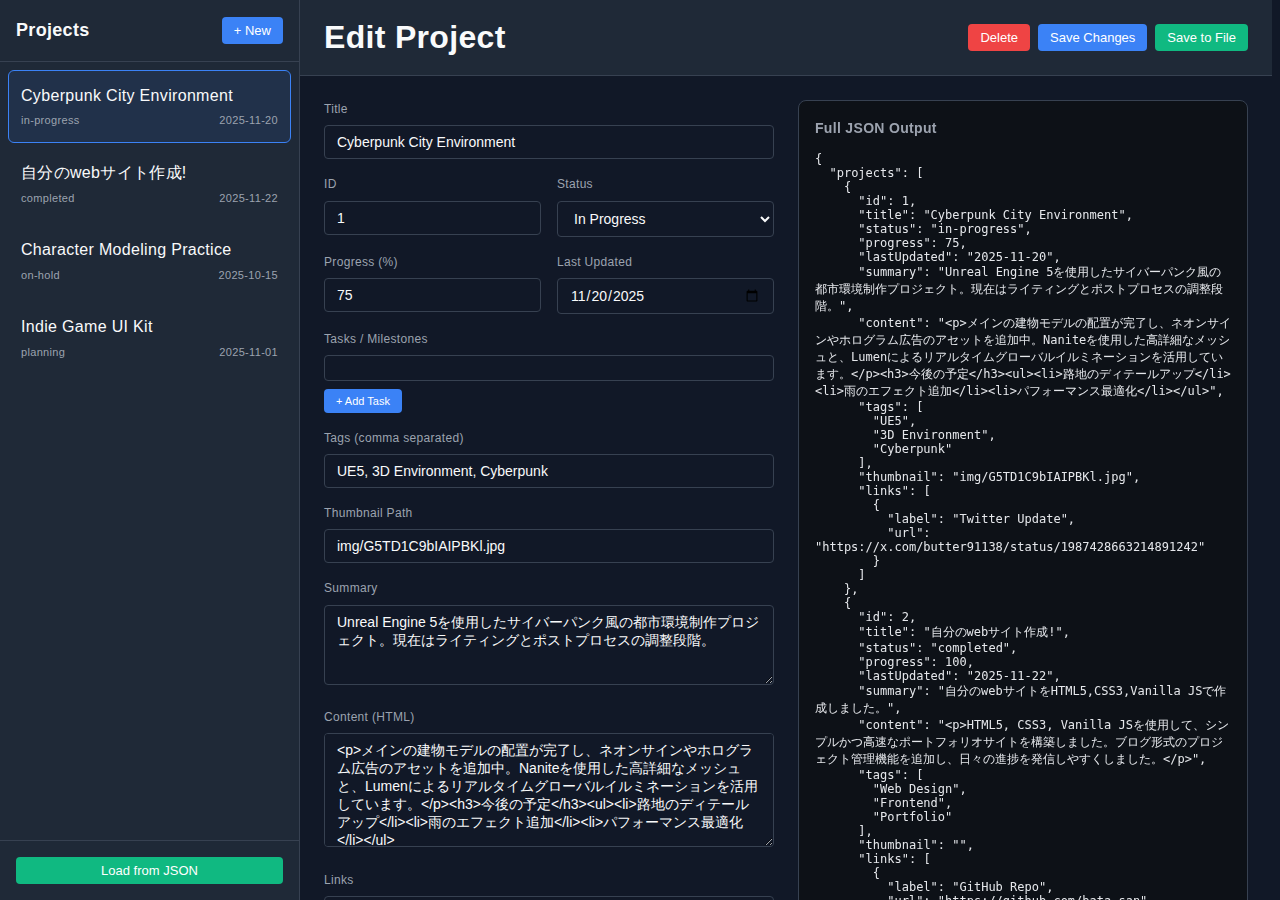
<file: editor.html>
<!DOCTYPE html>
<html lang="ja">
<head>
    <meta charset="UTF-8">
    <meta name="viewport" content="width=device-width, initial-scale=1.0">
    <title>Works Data Editor</title>
    <link rel="stylesheet" href="css/style.css">
</head>
<body class="editor-page">
    <!-- Sidebar -->
    <aside class="sidebar">
        <div class="sidebar-header">
            <h2>Projects</h2>
            <button class="btn btn-primary" id="add-btn">+ New</button>
        </div>
        <div class="project-list" id="project-list">
            <!-- List items will be injected here -->
        </div>
        <div style="padding: 16px; border-top: 1px solid var(--border-color);">
            <button class="btn btn-success" style="width: 100%" id="load-btn">Load from JSON</button>
        </div>
    </aside>

    <!-- Main Editor -->
    <main class="main-editor">
        <div class="editor-toolbar">
            <h1 id="editor-title">Edit Project</h1>
            <div class="actions">
                <button class="btn btn-danger" id="delete-btn">Delete</button>
                <button class="btn btn-primary" id="save-btn">Save Changes</button>
                <button class="btn btn-success" id="save-file-btn" title="Save directly to file (Chrome/Edge only)">Save to File</button>
            </div>
        </div>

        <div class="editor-content">
            <!-- Form Column -->
            <div class="form-column">
                <form id="project-form">
                    <div class="form-group">
                        <label>Title</label>
                        <input type="text" class="form-control" name="title" required>
                    </div>

                    <div class="row">
                        <div class="col form-group">
                            <label>ID</label>
                            <input type="number" class="form-control" name="id" readonly>
                        </div>
                        <div class="col form-group">
                            <label>Status</label>
                            <select class="form-control" name="status">
                                <option value="planning">Planning</option>
                                <option value="in-progress">In Progress</option>
                                <option value="on-hold">On Hold</option>
                                <option value="completed">Completed</option>
                            </select>
                        </div>
                    </div>

                    <div class="row">
                        <div class="col form-group">
                            <label>Progress (%)</label>
                            <input type="number" class="form-control" name="progress" min="0" max="100">
                        </div>
                        <div class="col form-group">
                            <label>Last Updated</label>
                            <input type="date" class="form-control" name="lastUpdated">
                        </div>
                    </div>

                    <div class="form-group">
                        <label>Tasks / Milestones</label>
                        <div class="links-container" id="tasks-container">
                            <!-- Dynamic tasks -->
                        </div>
                        <button type="button" class="btn btn-primary" style="margin-top: 8px; font-size: 11px;" id="add-task-btn">+ Add Task</button>
                    </div>

                    <div class="form-group">
                        <label>Tags (comma separated)</label>
                        <input type="text" class="form-control" name="tags" placeholder="UE5, Design, Web...">
                    </div>

                    <div class="form-group">
                        <label>Thumbnail Path</label>
                        <input type="text" class="form-control" name="thumbnail" placeholder="img/example.jpg">
                    </div>

                    <div class="form-group">
                        <label>Summary</label>
                        <textarea class="form-control" name="summary" rows="3"></textarea>
                    </div>

                    <div class="form-group">
                        <label>Content (HTML)</label>
                        <textarea class="form-control" name="content" rows="6"></textarea>
                    </div>

                    <div class="form-group">
                        <label>Links</label>
                        <div class="links-container" id="links-container">
                            <!-- Dynamic links -->
                        </div>
                        <button type="button" class="btn btn-primary" style="margin-top: 8px; font-size: 11px;" id="add-link-btn">+ Add Link</button>
                    </div>
                </form>
            </div>

            <!-- Preview/JSON Column -->
            <div class="json-preview-panel">
                <h3>Full JSON Output</h3>
                <textarea id="json-output" readonly></textarea>
                <button class="btn btn-success" id="copy-json-btn" style="margin-top: 12px;">Copy JSON to Clipboard</button>
                <p style="font-size: 11px; color: var(--text-secondary); margin-top: 8px;">
                    Copy this and paste it into <code>data/works-data.json</code>
                </p>
            </div>
        </div>
    </main>

    <script src="js/editor.js"></script>
</body>
</html>
</file>
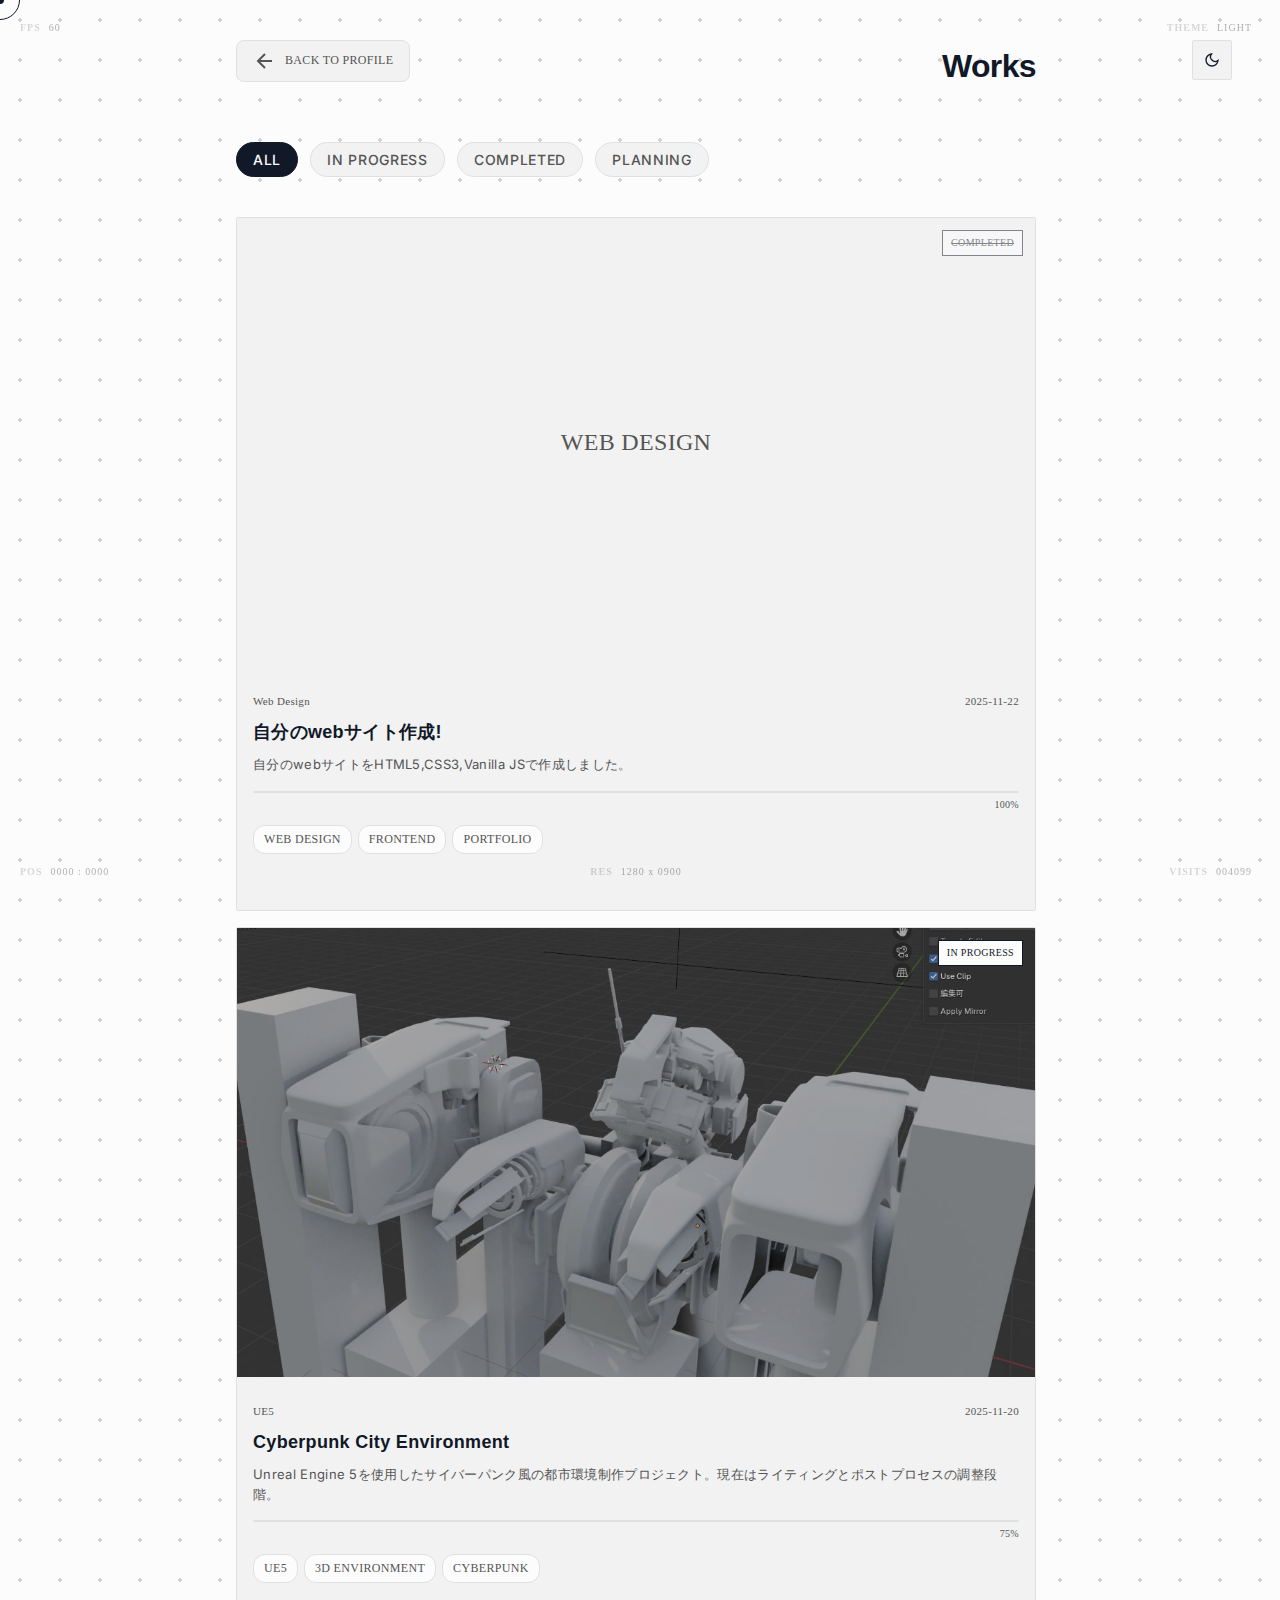
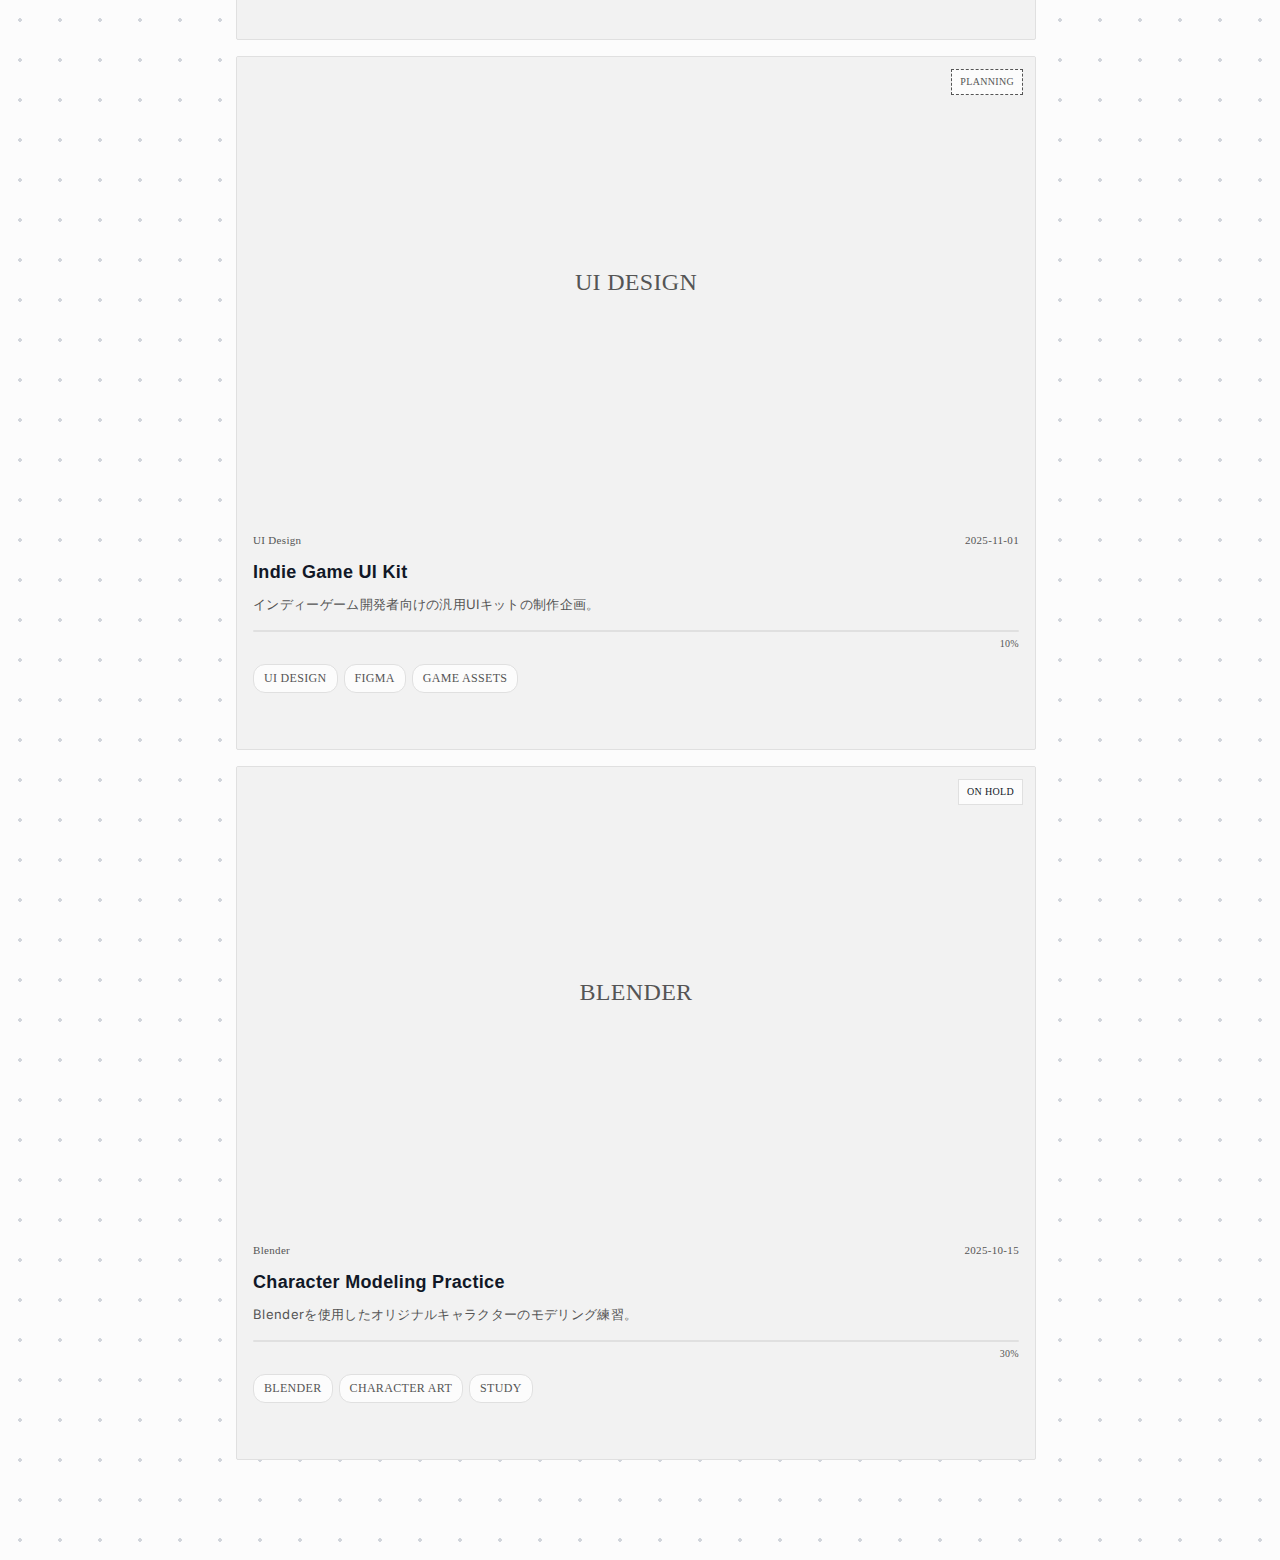
<file: works.html>
<!DOCTYPE html>
<html lang="ja">

<head>
    <meta charset="UTF-8">
    <meta name="viewport" content="width=device-width, initial-scale=1.0">
    <meta name="description" content="Works - Portfolio of Butter">
    <title>Works - Portfolio</title>
    <link rel="stylesheet" href="css/style.css">
    <link rel="stylesheet" href="css/works.css">
    <link rel="preconnect" href="https://fonts.googleapis.com">
    <link rel="preconnect" href="https://fonts.gstatic.com" crossorigin>
    <link href="https://fonts.googleapis.com/css2?family=Inter:wght@400;500;600;700&display=swap" rel="stylesheet">
</head>

<body>
    <button id="theme-toggle" class="theme-toggle" aria-label="Toggle theme">
        <svg class="sun-icon" viewBox="0 0 24 24" fill="none" stroke="currentColor" stroke-width="2">
            <circle cx="12" cy="12" r="5"></circle>
            <line x1="12" y1="1" x2="12" y2="3"></line>
            <line x1="12" y1="21" x2="12" y2="23"></line>
            <line x1="4.22" y1="4.22" x2="5.64" y2="5.64"></line>
            <line x1="18.36" y1="18.36" x2="19.78" y2="19.78"></line>
            <line x1="1" y1="12" x2="3" y2="12"></line>
            <line x1="21" y1="12" x2="23" y2="12"></line>
            <line x1="4.22" y1="19.78" x2="5.64" y2="18.36"></line>
            <line x1="18.36" y1="5.64" x2="19.78" y2="4.22"></line>
        </svg>
        <svg class="moon-icon" viewBox="0 0 24 24" fill="none" stroke="currentColor" stroke-width="2">
            <path d="M21 12.79A9 9 0 1 1 11.21 3 7 7 0 0 0 21 12.79z"></path>
        </svg>
    </button>

    <main class="layout works-page">
        <header class="page-header">
            <a href="index.html" class="back-button">
                <svg width="24" height="24" viewBox="0 0 24 24" fill="none" stroke="currentColor" stroke-width="2">
                    <path d="M19 12H5" />
                    <path d="M12 19l-7-7 7-7" />
                </svg>
                Back to Profile
            </a>
            <h1 class="page-title">Works</h1>
        </header>

        <section class="works-content">
            <div class="works-filter">
                <button class="filter-btn active" data-filter="all">All</button>
                <button class="filter-btn" data-filter="in-progress">In Progress</button>
                <button class="filter-btn" data-filter="completed">Completed</button>
                <button class="filter-btn" data-filter="planning">Planning</button>
            </div>
            <div id="works-list" class="works-list">
                <!-- Works will be loaded here -->
                <div class="loading">Loading projects...</div>
            </div>
        </section>
    </main>

    <script type="module" src="js/works.js" defer></script>
</body>

</html>
</file>
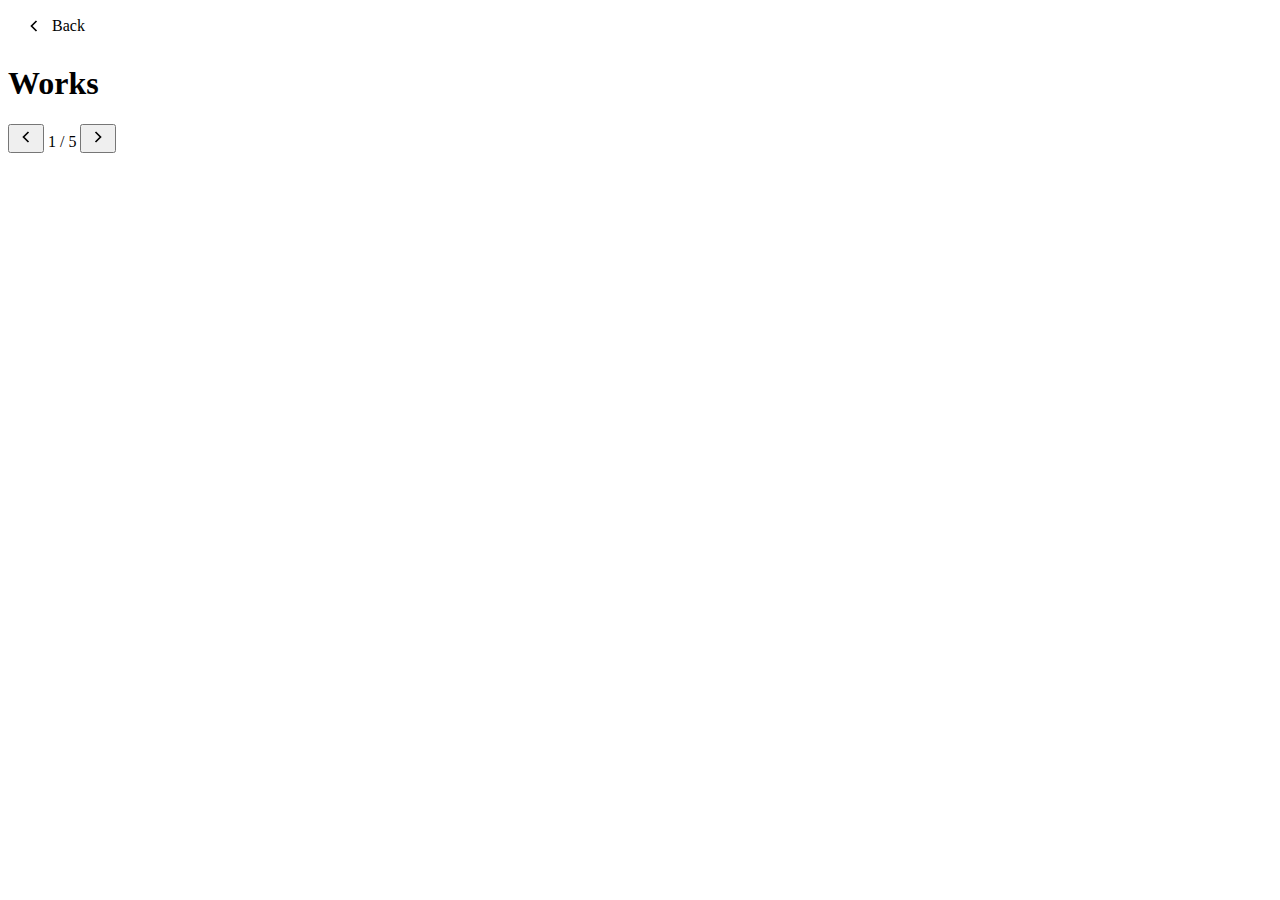
<file: pages/works.html>
<!DOCTYPE html>
<html lang="ja">
<head>
    <meta charset="UTF-8">
    <meta name="viewport" content="width=device-width, initial-scale=1.0">
    <title>Works - Portfolio</title>
    <link rel="stylesheet" href="../css/works.css">
</head>
<body>
    <div class="container">
        <div class="works-card">
            <div class="works-header">
                <a href="../index.html" class="back-button">
                    <svg width="20" height="20" viewBox="0 0 24 24" fill="none" stroke="currentColor" stroke-width="2">
                        <polyline points="15 18 9 12 15 6"></polyline>
                    </svg>
                    Back
                </a>
                <h1 class="works-title">Works</h1>
                <div class="works-nav">
                    <button class="nav-button" id="prevBtn">
                        <svg width="20" height="20" viewBox="0 0 24 24" fill="none" stroke="currentColor" stroke-width="2">
                            <polyline points="15 18 9 12 15 6"></polyline>
                        </svg>
                    </button>
                    <span class="slide-counter" id="slideCounter">1 / 5</span>
                    <button class="nav-button" id="nextBtn">
                        <svg width="20" height="20" viewBox="0 0 24 24" fill="none" stroke="currentColor" stroke-width="2">
                            <polyline points="9 18 15 12 9 6"></polyline>
                        </svg>
                    </button>
                </div>
            </div>
            
            <div class="slider-container">
                <div class="slider" id="slider">
                    <!-- スライドはJavaScriptで動的に生成されます -->
                </div>
            </div>
            
            <div class="slide-indicators" id="indicators">
                <!-- インジケーターはJavaScriptで動的に生成されます -->
            </div>
        </div>
    </div>
    
    <script src="../js/works.js"></script>
</body>
</html>
</file>
<file: css/style.css>
/* ==========================================================================
   Variables
   ========================================================================== */
:root {
    /* Colors - Matte Entity */
    --bg-primary: #fcfcfc;
    --bg-secondary: #f2f2f2;
    --text-primary: #111827;
    --text-secondary: #555555;
    /* Content Layer */
    --border-color: #e0e0e0;

    /* Signals & CTA */
    --signal-red: #ff3131;
    /* Contextual Signal */
    --cta-yellow: #ffc700;
    /* Unobtrusive CTA */

    /* Typography */
    --font-display: 'Space Grotesk', sans-serif;
    --font-body: 'Inter', sans-serif;
    --font-meta: 'Silkscreen', cursive;

    /* Grid System */
    --grid-unit: 40px;
    --dot-color: #d1d5db;
    /* Visible but subtle */

    /* Effects */
    --shadow: none;
    --transition-base: all 0.2s cubic-bezier(0.4, 0, 0.2, 1);
    --focus-ring: 1px solid var(--text-primary);
}

[data-theme="dark"] {
    /* Dark Mode - Inverted Matte */
    --bg-primary: #0a0a0a;
    --bg-secondary: #1a1a1a;
    --text-primary: #fcfcfc;
    --text-secondary: #a0a0a0;
    --border-color: #333333;

    --dot-color: #333333;
}

/* ==========================================================================
   Reset & Base Styles
   ========================================================================== */
html {
    scrollbar-gutter: stable;
    cursor: none;
    /* Hide default cursor */
}

a,
button,
[role="button"],
input,
select,
textarea,
.clickable {
    cursor: none;
    /* Hide default cursor on interactive elements */
}

/* Custom Cursor */
.cursor-dot,
.cursor-outline {
    position: fixed;
    top: 0;
    left: 0;
    transform: translate(-50%, -50%);
    border-radius: 50%;
    z-index: 10001;
    /* Ensure it's above everything including HUD and Holo */
    pointer-events: none;
}

.cursor-dot {
    width: 8px;
    height: 8px;
    background-color: var(--text-primary);
}

.cursor-outline {
    width: 40px;
    height: 40px;
    border: 1px solid var(--text-primary);
    transition: width 0.2s, height 0.2s, background-color 0.2s;
}

/* Hover State */
body.hovering .cursor-outline {
    width: 60px;
    height: 60px;
    background-color: rgba(128, 128, 128, 0.1);
    border-color: transparent;
}

/* Mobile: Reset cursor */
@media (hover: none) and (pointer: coarse) {

    html,
    a,
    button,
    [role="button"],
    input,
    select,
    textarea,
    .clickable {
        cursor: auto;
    }

    .cursor-dot,
    .cursor-outline {
        display: none;
    }
}

* {
    margin: 0;
    padding: 0;
    box-sizing: border-box;
}

/* Accessibility: Focus Styles */
:focus-visible {
    outline: 2px solid var(--signal-red);
    outline-offset: 2px;
}

::selection {
    background: var(--signal-red);
    color: #ffffff;
}

/* Custom Scrollbar */
::-webkit-scrollbar {
    width: 8px;
}

::-webkit-scrollbar-track {
    background: transparent;
}

::-webkit-scrollbar-thumb {
    background-color: var(--border-color);
    border-radius: 0;
    /* Square for matte look */
}

::-webkit-scrollbar-thumb:hover {
    background-color: var(--text-secondary);
}

body {
    font-family: var(--font-body);
    background: var(--bg-primary);
    background-image: radial-gradient(var(--dot-color) 2px, transparent 2px);
    background-size: var(--grid-unit) var(--grid-unit);
    background-position: 0 0;
    /* Snap to grid */
    color: var(--text-secondary);
    line-height: 1.6;
    min-height: 100vh;
    -webkit-font-smoothing: antialiased;
    -moz-osx-font-smoothing: grayscale;
    letter-spacing: 0.02em;
}

body.home-layout {
    display: flex;
    align-items: center;
    justify-content: center;
}

/* ==========================================================================
   Layout
   ========================================================================== */
.container {
    width: 100%;
    min-height: 100vh;
    display: flex;
    align-items: center;
    justify-content: center;
    padding: var(--grid-unit);
    padding-bottom: 80px;
    /* Ensure content doesn't overlap with bottom HUD */
    transition: var(--transition-base);
}

.container.shifted {
    justify-content: flex-start;
    padding-left: 10%;
}

/* ==========================================================================
   Profile Card (Matte Entity)
   ========================================================================== */
.card {
    background: var(--bg-secondary);
    border-radius: 2px;
    /* Sharp, industrial look */
    max-width: 480px;
    width: 100%;
    padding: var(--grid-unit);
    /* 40px padding */
    box-shadow: none;
    border: 1px solid var(--border-color);
    transition: var(--transition-base);
    position: relative;
    flex-shrink: 0;
    /* Prevent shrinking below content */
    display: flex;
    flex-direction: column;
}

/* Contextual Signal (Red Indicator) */
.card::before {
    content: '';
    position: absolute;
    top: -1px;
    left: 20px;
    width: 0;
    height: 2px;
    background: var(--signal-red);
    transition: width 0.3s ease;
    z-index: 10;
}

.card:hover::before {
    width: 40px;
}

.card:hover {
    border-color: #ccc;
    /* Slight contrast increase */
    transform: none;
    /* No movement */
}

.card-header {
    text-align: left;
    /* Industrial style often left-aligned */
    margin-bottom: var(--grid-unit);
    display: flex;
    flex-direction: column;
    gap: 10px;
}

.avatar {
    margin: 0 0 20px 0;
    width: 80px;
    height: 80px;
    border-radius: 0;
    /* Square avatar */
    overflow: hidden;
    background: var(--bg-primary);
    display: flex;
    align-items: center;
    justify-content: center;
    box-shadow: none;
    border: 1px solid var(--border-color);
}

.avatar svg,
.avatar img {
    width: 100%;
    height: 100%;
    object-fit: cover;
    display: block;
}

.name {
    font-family: var(--font-display);
    font-size: 40px;
    /* Large Display */
    font-weight: 700;
    letter-spacing: -0.02em;
    margin-bottom: 0;
    color: var(--text-primary);
    line-height: 1;
}

.role {
    font-family: var(--font-meta);
    font-size: 12px;
    color: var(--text-secondary);
    font-weight: 400;
    letter-spacing: 0.1em;
    text-transform: uppercase;
}

.divider {
    height: 1px;
    border: none;
    background: transparent;
    /* Remove visible line */
    margin: 24px 0;
    /* Adjust spacing */
    border-top: 1px dotted var(--border-color);
    /* Use dotted line */
}

.card-content {
    margin-bottom: 24px;
}

.info-section {
    display: flex;
    flex-direction: column;
    gap: 10px;
}

.info-item {
    display: flex;
    justify-content: space-between;
    align-items: baseline;
    gap: 16px;
    border-bottom: 1px dotted var(--border-color);
    padding-bottom: 4px;
}

.label {
    font-family: var(--font-meta);
    font-size: 10px;
    color: var(--text-secondary);
    font-weight: 400;
    min-width: 80px;
    text-align: left;
    text-transform: uppercase;
    letter-spacing: 0.1em;
}

.value {
    font-family: var(--font-body);
    font-size: 14px;
    color: var(--text-primary);
    text-align: right;
    flex: 1;
    display: flex;
    align-items: center;
    justify-content: flex-end;
    gap: 8px;
    margin: 0;
    font-weight: 400;
}

.tool-icons {
    gap: 12px;
}

.tool-icon {
    width: 20px;
    height: 20px;
    transition: var(--transition-base);
    flex-shrink: 0;
    display: block;
}

.tool-icon:hover {
    opacity: 0.7;
    transform: translateY(-2px);
}

.status-indicator {
    width: 6px;
    height: 6px;
    border-radius: 0;
    /* Square dot */
    background: var(--signal-red);
    display: inline-block;
    box-shadow: none;
    vertical-align: middle;
    margin-top: -2px;
    /* Visual centering adjustment */
    /* animation: blink 1s steps(1) infinite; Removed for Matte Entity */
}

/* @keyframes blink {
    50% { opacity: 0; }
} */

.card-footer {
    display: flex;
    gap: 10px;
    flex-wrap: wrap;
}

/* ==========================================================================
   Buttons & Links (Unobtrusive CTA)
   ========================================================================== */
.link-button {
    flex: 1;
    min-width: calc(33.333% - 8px);
    padding: 12px 16px;
    background: transparent;
    border: 1px solid var(--border-color);
    border-radius: 2px;
    text-decoration: none;
    color: var(--text-secondary);
    font-family: var(--font-meta);
    font-size: 11px;
    font-weight: 400;
    text-transform: uppercase;
    display: flex;
    align-items: center;
    justify-content: center;
    justify-content: center;
    gap: 8px;
    transition: var(--transition-base);
    cursor: pointer;
    position: relative;
    overflow: hidden;
    /* Force width for top row (3 items) */
    flex: 0 0 calc((100% - 20px) / 3);
    max-width: calc((100% - 20px) / 3);
}

/* Force width for bottom row (2 items) */
.link-button:nth-child(n+4) {
    flex: 0 0 calc((100% - 10px) / 2);
    max-width: calc((100% - 10px) / 2);
}

.link-button:hover {
    background: var(--bg-primary);
    color: var(--text-primary);
    border-color: var(--text-primary);
    transform: none;
    box-shadow: none;
}

/* Specific CTA style for Works */
.link-button[href="works.html"] {
    border-color: var(--cta-yellow);
    color: var(--text-primary);
}

.link-button[href="works.html"]:hover {
    background: var(--cta-yellow);
    color: #000;
}

/* Specific CTA style for Blog */
.link-button[href="blog.html"] {
    border-color: var(--text-primary);
    color: var(--text-primary);
}

.link-button[href="blog.html"]:hover {
    background: var(--text-primary);
    color: var(--bg-primary);
}

.link-button svg {
    width: 14px;
    height: 14px;
}

/* Download Button */
.download-button {
    display: inline-flex;
    align-items: center;
    gap: 8px;
    padding: 12px 20px;
    background: var(--bg-secondary);
    border: 1px solid var(--border-color);
    color: var(--text-primary);
    text-decoration: none;
    font-family: var(--font-meta);
    font-size: 12px;
    font-weight: 700;
    border-radius: 2px;
    transition: var(--transition-base);
    cursor: pointer;
    margin-top: 16px;
}

.download-button:hover {
    background: var(--text-primary);
    color: var(--bg-primary);
    border-color: var(--text-primary);
}

.download-button svg {
    width: 16px;
    height: 16px;
}

/* ==========================================================================
   Theme Toggle
   ========================================================================== */
.theme-toggle {
    position: fixed;
    top: var(--grid-unit);
    right: var(--grid-unit);
    width: 40px;
    height: 40px;
    border-radius: 2px;
    background: var(--bg-secondary);
    border: 1px solid var(--border-color);
    color: var(--text-primary);
    display: flex;
    align-items: center;
    justify-content: center;
    cursor: pointer;
    transition: var(--transition-base);
    z-index: 10000;
    /* Ensure visibility */
    box-shadow: none;
}

.theme-toggle:hover {
    transform: none;
    border-color: var(--signal-red);
    color: var(--signal-red);
}

.theme-toggle svg {
    width: 16px;
    height: 16px;
    transition: transform 0.5s cubic-bezier(0.4, 0, 0.2, 1);
}

[data-theme="dark"] .theme-toggle .sun-icon {
    display: block;
}

[data-theme="dark"] .theme-toggle .moon-icon {
    display: none;
}

[data-theme="light"] .theme-toggle .sun-icon {
    display: none;
}

[data-theme="light"] .theme-toggle .moon-icon {
    display: block;
}

/* Default (Light) */
.theme-toggle .sun-icon {
    display: none;
}

/* ==========================================================================
   Works Panel
   ========================================================================== */
/* Styles moved to works.css */

/* ==========================================================================
   Animations
   ========================================================================== */
@keyframes cardEntry {
    from {
        opacity: 0;
        transform: translateY(10px);
    }

    to {
        opacity: 1;
        transform: translateY(0);
    }
}

/* ==========================================================================
   Playfulness (Glitch & Interactions)
   ========================================================================== */
/* Name Glitch Effect on Hover */
.name {
    position: relative;
}

.name:hover {
    animation: glitch-skew 1s cubic-bezier(0.25, 0.46, 0.45, 0.94) both infinite;
    color: var(--text-primary);
}

.name:hover::before,
.name:hover::after {
    content: attr(data-text);
    /* Requires data-text attribute in HTML if we want text duplication, but simple skew is fine too */
    position: absolute;
    top: 0;
    left: 0;
    width: 100%;
    height: 100%;
    opacity: 0.8;
}

.name:hover::before {
    color: #ff00c1;
    z-index: -1;
    animation: glitch-anim-1 2s infinite linear alternate-reverse;
}

.name:hover::after {
    color: #00fff9;
    z-index: -2;
    animation: glitch-anim-2 3s infinite linear alternate-reverse;
}

@keyframes glitch-skew {
    0% {
        transform: skew(0deg);
    }

    20% {
        transform: skew(-2deg);
    }

    40% {
        transform: skew(2deg);
    }

    60% {
        transform: skew(-1deg);
    }

    80% {
        transform: skew(1deg);
    }

    100% {
        transform: skew(0deg);
    }
}

/* Age Unit Badge */
#age-display::after {
    content: attr(data-unit);
    font-size: 0.8em;
    /* Increased size for readability */
    margin-left: 6px;
    opacity: 0.5;
    text-transform: uppercase;
    vertical-align: baseline;
}

#age-display:hover {
    color: var(--signal-red);
}

#age-display.glitch-active {
    animation: glitch-skew 0.3s cubic-bezier(0.25, 0.46, 0.45, 0.94) both;
    color: var(--signal-red);
}

/* ==========================================================================
   HUD / Decorations
   ========================================================================== */
.hud-layer {
    position: fixed;
    top: 0;
    left: 0;
    width: 100%;
    height: 100%;
    pointer-events: none;
    z-index: 9000;
    padding: 20px;
    box-sizing: border-box;
    mix-blend-mode: difference;
    /* Ensures visibility on both light/dark */
    color: #808080;
}

.hud-item {
    position: absolute;
    font-family: var(--font-meta);
    font-size: 10px;
    letter-spacing: 0.1em;
    display: flex;
    align-items: center;
    gap: 8px;
    opacity: 0.6;
}

.hud-item.top-left {
    top: 20px;
    left: 20px;
}

.hud-item.top-right {
    top: 20px;
    right: 20px;
}

.hud-item.bottom-left {
    bottom: 20px;
    left: 20px;
}

.hud-item.bottom-center {
    bottom: 20px;
    left: 50%;
    transform: translateX(-50%);
}

.hud-item.bottom-right {
    bottom: 20px;
    right: 20px;
}

.hud-label {
    font-weight: 700;
    opacity: 0.5;
}

.hud-indicator {
    width: 6px;
    height: 6px;
    background-color: var(--signal-red);
    border-radius: 50%;
    /* animation: blink 2s infinite; Removed */
}

/* @keyframes blink {
    0%, 100% { opacity: 1; }
    50% { opacity: 0.3; }
} */

/* Hide HUD on mobile to prevent clutter */
@media (max-width: 600px) {
    .hud-layer {
        display: none;
    }
}

/* ==========================================================================
   Holographic Effect (Disabled for Matte Entity)
   ========================================================================== */
.card {
    /* transform-style: preserve-3d; */
    /* transition: transform 0.1s ease-out, box-shadow 0.1s ease-out; */
    /* will-change: transform, box-shadow; */
}

.holo-overlay {
    display: none;
}

.holo-glare {
    display: none;
}

/* Controls Container */
.controls {
    position: fixed;
    top: 20px;
    right: 140px;
    /* Moved left to avoid HUD overlap */
    display: flex;
    gap: 10px;
    z-index: 10000;
    /* Ensure above HUD */
}

.control-btn {
    background: none;
    border: none;
    cursor: pointer;
    color: var(--text-primary);
    padding: 8px;
    border-radius: 50%;
    transition: var(--transition-base);
    width: 40px;
    height: 40px;
    display: flex;
    align-items: center;
    justify-content: center;
}

.control-btn:hover {
    background-color: rgba(128, 128, 128, 0.1);
}

.control-btn.active {
    color: var(--cta-yellow);
    /* text-shadow: 0 0 10px var(--cta-yellow); Removed for Matte Entity */
}

/* Adjust theme toggle position since it's now in .controls */
.controls .theme-toggle {
    position: static;
    /* Reset absolute positioning */
}

/* ==========================================================================
   Responsive Design
   ========================================================================== */
@media (max-width: 900px) {
    .container.shifted {
        justify-content: center;
        padding-left: 5%;
    }
}

@media (max-width: 600px) {
    .card {
        padding: 20px;
        border-radius: 2px;
    }

    .name {
        font-size: 32px;
    }

    .role {
        font-size: 10px;
    }

    .link-button {
        min-width: 100%;
    }

    .info-item {
        flex-direction: row;
        gap: 8px;
    }

    .label,
    .value {
        text-align: left;
    }

    .value {
        text-align: right;
    }

    .container.shifted {
        opacity: 0.5;
    }
}

/* ==========================================================================
   Blog Page Styles
   ========================================================================== */

.blog-page {
    max-width: 1100px;
    margin: 0 auto;
    padding: 40px 20px 120px;
    min-height: 100vh;
    box-sizing: border-box;
}

.blog-layout-wrapper {
    display: grid;
    grid-template-columns: 280px 1fr;
    gap: 60px;
    align-items: start;
}

.blog-main-content {
    min-width: 0;
    /* Prevent grid blowout */
    grid-column: 2;
}

/* Sidebar & Profile Widget */
.blog-sidebar {
    grid-column: 1;
    grid-row: 1;
    position: sticky;
    top: 40px;
    animation: fade-in-up 0.6s cubic-bezier(0.16, 1, 0.3, 1) 0.2s both;
}

.profile-widget {
    background: var(--bg-secondary);
    border: 1px solid var(--border-color);
    padding: 24px;
    border-radius: 2px;
}

.widget-avatar {
    width: 60px;
    height: 60px;
    margin-bottom: 16px;
    border: 1px solid var(--border-color);
    overflow: hidden;
}

.widget-avatar img {
    width: 100%;
    height: 100%;
    object-fit: cover;
}

.widget-name {
    font-family: var(--font-display);
    font-size: 20px;
    font-weight: 700;
    color: var(--text-primary);
    margin-bottom: 4px;
}

.widget-role {
    font-family: var(--font-meta);
    font-size: 10px;
    color: var(--text-secondary);
    text-transform: uppercase;
    margin-bottom: 12px;
    letter-spacing: 0.05em;
}

.widget-bio {
    font-family: var(--font-body);
    font-size: 13px;
    color: var(--text-secondary);
    line-height: 1.5;
    margin-bottom: 20px;
}

.widget-links {
    display: flex;
    flex-direction: column;
    gap: 8px;
}

.widget-link {
    display: flex;
    align-items: center;
    gap: 8px;
    font-family: var(--font-meta);
    font-size: 11px;
    color: var(--text-primary);
    text-decoration: none;
    padding: 8px;
    border: 1px solid transparent;
    transition: var(--transition-base);
}

.widget-link:hover {
    background: var(--bg-primary);
    border-color: var(--border-color);
}

/* Header */
.page-header {
    margin-bottom: 60px;
    animation: fade-in-up 0.6s cubic-bezier(0.16, 1, 0.3, 1) both;
}

.back-button {
    display: inline-flex;
    align-items: center;
    gap: 8px;
    color: var(--text-secondary);
    text-decoration: none;
    font-family: var(--font-meta);
    font-size: 12px;
    margin-bottom: 20px;
    transition: color 0.2s ease;
}

.back-button:hover {
    color: var(--text-primary);
}

.page-title {
    font-family: var(--font-display);
    font-size: 48px;
    font-weight: 700;
    color: var(--text-primary);
    margin-bottom: 8px;
    letter-spacing: -0.02em;
}

.page-subtitle {
    font-family: var(--font-body);
    color: var(--text-secondary);
    font-size: 16px;
}

/* Blog List */
.blog-list {
    display: flex;
    flex-direction: column;
    gap: 40px;
}

/* Blog Card */
.blog-card {
    background: var(--bg-secondary);
    padding: 32px;
    border: 1px solid var(--border-color);
    transition: border-color 0.2s ease;
    animation: fade-in-up 0.6s cubic-bezier(0.16, 1, 0.3, 1) both;
    position: relative;
}

/* Contextual Signal (Red Indicator) */
.blog-card::before {
    content: '';
    position: absolute;
    top: -1px;
    left: 20px;
    width: 0;
    height: 2px;
    background: var(--signal-red);
    transition: width 0.3s ease;
    z-index: 10;
}

.blog-card:hover::before {
    width: 40px;
}

.blog-card:hover {
    border-color: #ccc;
    /* transform: translateY(-2px); Removed for Matte Entity */
}

.blog-meta {
    display: flex;
    align-items: center;
    gap: 12px;
    margin-bottom: 16px;
    font-family: var(--font-meta);
    font-size: 12px;
    color: var(--text-secondary);
}

.blog-tag {
    padding: 2px 8px;
    border: 1px solid var(--border-color);
    border-radius: 2px;
    /* Sharp corners */
    font-size: 10px;
    text-transform: uppercase;
}

.blog-title {
    font-family: var(--font-display);
    font-size: 24px;
    font-weight: 600;
    color: var(--text-primary);
    margin-bottom: 12px;
    line-height: 1.4;
}

.blog-excerpt {
    font-family: var(--font-body);
    font-size: 15px;
    color: var(--text-secondary);
    line-height: 1.6;
    margin-bottom: 24px;
}

.read-more {
    display: inline-block;
    font-family: var(--font-meta);
    font-size: 12px;
    color: var(--text-primary);
    text-decoration: none;
    border-bottom: 1px solid transparent;
    transition: color 0.2s ease, border-color 0.2s ease;
}

.read-more:hover {
    color: var(--cta-yellow);
    border-bottom-color: var(--cta-yellow);
}

/* Article View */
.blog-article {
    animation: fade-in-up 0.6s cubic-bezier(0.16, 1, 0.3, 1) both;
}

.article-header {
    margin-bottom: 40px;
    border-bottom: 1px solid var(--border-color);
    padding-bottom: 40px;
}

.article-meta {
    display: flex;
    align-items: center;
    gap: 16px;
    margin-bottom: 24px;
    font-family: var(--font-meta);
    font-size: 14px;
    color: var(--text-secondary);
}

.article-title {
    font-family: var(--font-display);
    font-size: 40px;
    font-weight: 700;
    color: var(--text-primary);
    line-height: 1.3;
    margin-bottom: 32px;
}

.article-thumbnail {
    width: 100%;
    height: auto;
    border-radius: 4px;
    margin-top: 32px;
    border: 1px solid var(--border-color);
}

.article-body {
    font-family: var(--font-body);
    color: var(--text-primary);
    line-height: 1.8;
    font-size: 16px;
}

.article-body h2 {
    font-family: var(--font-display);
    font-size: 28px;
    margin: 48px 0 24px;
    padding-bottom: 16px;
    border-bottom: 1px solid var(--border-color);
}

.article-body h3 {
    font-family: var(--font-display);
    font-size: 22px;
    margin: 32px 0 16px;
}

.article-body p {
    margin-bottom: 24px;
}

.article-body ul,
.article-body ol {
    margin-bottom: 24px;
    padding-left: 24px;
}

.article-body li {
    margin-bottom: 8px;
}

.article-body pre {
    background: var(--bg-secondary);
    padding: 24px;
    border-radius: 4px;
    border: 1px solid var(--border-color);
    overflow-x: auto;
    margin-bottom: 24px;
    font-family: 'Space Mono', monospace;
    font-size: 14px;
}

.article-body code {
    font-family: 'Space Mono', monospace;
    background: var(--bg-secondary);
    padding: 2px 6px;
    border-radius: 4px;
    font-size: 0.9em;
}

.article-body pre code {
    background: none;
    padding: 0;
}

.article-body blockquote {
    border-left: 4px solid var(--text-secondary);
    padding-left: 20px;
    margin: 24px 0;
    color: var(--text-secondary);
    font-style: italic;
}

.article-body img {
    max-width: 100%;
    height: auto;
    border-radius: 4px;
    margin: 24px 0;
    border: 1px solid var(--border-color);
}

.article-body a {
    color: var(--text-primary);
    text-decoration: underline;
    text-underline-offset: 4px;
    transition: opacity 0.2s ease;
}

.article-body a:hover {
    opacity: 0.7;
}

.article-body hr {
    border: 0;
    height: 1px;
    background: var(--border-color);
    margin: 40px 0;
}

.article-body strong {
    font-weight: 700;
}

/* Responsive */
@media (max-width: 900px) {
    .blog-layout-wrapper {
        grid-template-columns: 1fr;
        gap: 40px;
    }

    .blog-main-content {
        grid-column: 1;
    }

    .blog-sidebar {
        grid-column: 1;
        position: static;
        order: 2;
        /* Sidebar below content on mobile */
    }
}

@media (max-width: 600px) {
    .page-title {
        font-size: 32px;
    }

    .article-title {
        font-size: 28px;
    }

    .blog-card {
        padding: 24px;
    }

    .blog-title {
        font-size: 20px;
    }
}

@keyframes fade-in-up {
    from {
        opacity: 0;
        transform: translateY(20px);
    }

    to {
        opacity: 1;
        transform: translateY(0);
    }
}

/* Fix for missing styles in production - Removed duplicates */
/* .theme-toggle and .download-button are defined earlier */
/* ==========================================================================
   Works Page Styles (Matte Entity Layout)
   ========================================================================== */

.works-page {
    display: block;
    padding: var(--grid-unit);
    height: auto;
    min-height: 100vh;
    width: 100%;
}

.page-header {
    width: 100%;
    max-width: 800px;
    margin: 0 auto var(--grid-unit);
    display: flex;
    align-items: center;
    justify-content: space-between;
}

.back-button {
    display: flex;
    align-items: center;
    gap: 8px;
    text-decoration: none;
    color: var(--text-secondary);
    font-family: var(--font-meta);
    font-size: 12px;
    font-weight: 400;
    transition: var(--transition-base);
    padding: 8px 16px;
    border-radius: 2px;
    background: var(--bg-secondary);
    border: 1px solid var(--border-color);
    text-transform: uppercase;
}

.back-button:hover {
    color: var(--text-primary);
    border-color: var(--text-primary);
    transform: none;
    background: var(--bg-primary);
}

.page-title {
    font-family: var(--font-display);
    font-size: 32px;
    font-weight: 700;
    color: var(--text-primary);
    letter-spacing: -0.02em;
}

.works-content {
    width: 100%;
    max-width: 800px;
    margin: 0 auto;
}

/* Filter Section */
.works-filter {
    display: flex;
    gap: 8px;
    margin-bottom: var(--grid-unit);
    flex-wrap: wrap;
}

.filter-btn {
    background: transparent;
    border: 1px solid transparent;
    color: var(--text-secondary);
    padding: 6px 16px;
    border-radius: 2px;
    cursor: pointer;
    font-family: var(--font-meta);
    font-size: 10px;
    font-weight: 400;
    transition: var(--transition-base);
    letter-spacing: 0.05em;
    text-transform: uppercase;
}

.filter-btn:hover {
    color: var(--text-primary);
    background: var(--bg-secondary);
    border-color: var(--border-color);
}

.filter-btn.active {
    background: var(--text-primary);
    color: var(--bg-primary);
    border-color: var(--text-primary);
    box-shadow: none;
}

/* Works List */
.works-list {
    display: flex;
    flex-direction: column;
    gap: 1px;
    /* 1px gap for border overlap look if we want, or just spacing */
    padding-bottom: 80px;
}

.work-item {
    background: var(--bg-secondary);
    border-radius: 2px;
    padding: 0;
    box-shadow: none;
    border: 1px solid var(--border-color);
    transition: all 0.2s ease;
    overflow: hidden;
    position: relative;
}

/* Contextual Signal for Work Item */
.work-item::before {
    content: '';
    position: absolute;
    left: 0;
    top: 0;
    bottom: 0;
    width: 2px;
    background: var(--signal-red);
    opacity: 0;
    transition: opacity 0.2s;
}

.work-item:hover::before {
    opacity: 1;
}

.work-item:hover {
    border-color: #ccc;
    transform: none;
}

.work-item.active {
    box-shadow: none;
    border-color: var(--text-primary);
    transform: none;
    border-radius: 2px;
    margin: 10px 0;
    /* Expand slightly */
}

/* Status Badge - Matte */
.work-status {
    display: inline-flex;
    padding: 2px 6px;
    border-radius: 2px;
    font-family: var(--font-meta);
    font-size: 9px;
    font-weight: 400;
    text-transform: uppercase;
    letter-spacing: 0.05em;
    background: transparent;
    border: 1px solid var(--border-color);
    color: var(--text-secondary);
    white-space: nowrap;
    height: fit-content;
}

.status-in-progress {
    border-color: var(--border-color);
    color: var(--text-primary);
    background: transparent;
}

.status-completed {
    border-color: var(--border-color);
    color: var(--text-secondary);
    background: transparent;
    text-decoration: none;
    opacity: 1;
}

/* Category Badge */
.work-category {
    font-family: var(--font-meta);
    font-size: 9px;
    padding: 2px 6px;
    border-radius: 2px;
    background: var(--bg-primary);
    border: 1px solid var(--border-color);
    color: var(--text-secondary);
    white-space: nowrap;
    font-weight: 400;
    display: inline-block;
    text-transform: uppercase;
}

/* Content Layout */
.work-header {
    padding: 16px 40px 16px 20px;
    /* Increased padding for better touch target */
    cursor: pointer;
    display: grid;
    grid-template-columns: 1fr auto;
    align-items: center;
    position: relative;
    min-height: 56px;
    /* Taller header */
    gap: 16px;
}

.header-content {
    display: flex;
    flex-direction: column;
    /* Stack title and meta */
    gap: 4px;
    overflow: hidden;
    min-width: 0;
}

.header-meta {
    display: flex;
    align-items: center;
    gap: 8px;
    flex-shrink: 0;
}

/* Accordion Indicator */
.work-header::after {
    content: '+';
    position: absolute;
    right: 20px;
    top: 50%;
    transform: translateY(-50%);
    font-family: var(--font-meta);
    font-size: 18px;
    /* Larger icon */
    font-weight: 400;
    color: var(--text-secondary);
    transition: transform 0.3s ease;
}

.work-item.active .work-header::after {
    transform: translateY(-50%) rotate(45deg);
    color: var(--text-primary);
}

.work-date {
    font-family: var(--font-meta);
    font-size: 10px;
    color: var(--text-secondary);
    white-space: nowrap;
    margin-right: 0;
    align-self: flex-start;
    /* Align to top */
    margin-top: 4px;
}

.work-title {
    font-family: var(--font-display);
    font-size: 18px;
    /* Larger title */
    font-weight: 600;
    color: var(--text-primary);
    margin: 0;
    letter-spacing: -0.01em;
    white-space: nowrap;
    overflow: hidden;
    text-overflow: ellipsis;
    line-height: 1.2;
}

/* Progress Bar - Matte */
.work-progress-container {
    margin: 0 20px 16px;
    opacity: 0;
    height: 0;
    overflow: hidden;
    transition: all 0.3s ease;
}

.work-item.active .work-progress-container {
    opacity: 1;
    height: auto;
}

.progress-label {
    display: flex;
    justify-content: space-between;
    font-family: var(--font-meta);
    font-size: 10px;
    color: var(--text-secondary);
    margin-bottom: 6px;
    text-transform: uppercase;
    letter-spacing: 0.05em;
}

.progress-bar {
    height: 6px;
    /* Thicker bar */
    background: var(--bg-primary);
    border-radius: 0;
    overflow: hidden;
    border: 1px solid var(--border-color);
}

.progress-fill {
    height: 100%;
    background: var(--text-primary);
    border-radius: 0;
    transition: width 1s ease-out;
}

/* Body Content - Accordion */
.work-body {
    color: var(--text-secondary);
    line-height: 1.8;
    /* Improved readability */
    margin: 0;
    max-height: 0;
    overflow: hidden;
    opacity: 0;
    transition: all 0.4s cubic-bezier(0.4, 0, 0.2, 1);
    padding: 0 20px;
}

.work-item.active .work-body {
    max-height: 3000px;
    /* Increased for safety */
    opacity: 1;
    padding-bottom: 24px;
}

.work-summary {
    font-family: var(--font-body);
    font-size: 15px;
    /* Slightly larger */
    margin-bottom: 24px;
    color: var(--text-primary);
    padding-top: 16px;
    border-top: 1px solid var(--border-color);
    font-weight: 500;
}

.work-details {
    font-size: 14px;
    background: transparent;
    /* Remove background for cleaner look */
    padding: 0;
    border: none;
    margin-bottom: 24px;
    color: var(--text-secondary);
}

/* Thumbnail */
.work-thumbnail-container {
    margin-bottom: 24px;
    border-radius: 2px;
    overflow: hidden;
    border: 1px solid var(--border-color);
    background: var(--bg-primary);
}

.work-thumbnail {
    width: 100%;
    height: auto;
    display: block;
    object-fit: cover;
    max-height: 500px;
    /* Allow taller images */
    transition: transform 0.3s ease;
}

.work-thumbnail:hover {
    transform: none;
    opacity: 0.9;
}

.work-details h3 {
    font-family: var(--font-display);
    font-size: 18px;
    font-weight: 600;
    margin: 32px 0 16px;
    color: var(--text-primary);
    border-left: 2px solid var(--signal-red);
    /* Visual cue */
    padding-left: 12px;
}

.work-details h3:first-child {
    margin-top: 0;
}

.work-details p {
    margin-bottom: 16px;
}

.work-details ul {
    padding-left: 20px;
    margin-bottom: 24px;
}

.work-details li {
    margin-bottom: 8px;
}

.work-details li:last-child {
    margin-bottom: 0;
}

/* Tags */
.work-tags {
    display: flex;
    flex-wrap: wrap;
    gap: 8px;
    margin-bottom: 32px;
    padding-top: 24px;
    border-top: 1px dotted var(--border-color);
}

.tag {
    font-family: var(--font-meta);
    font-size: 11px;
    padding: 6px 10px;
    background: var(--bg-primary);
    border: 1px solid var(--border-color);
    border-radius: 2px;
    color: var(--text-secondary);
    text-transform: uppercase;
    transition: var(--transition-base);
}

.tag:hover {
    border-color: var(--text-primary);
    color: var(--text-primary);
}

/* Links */
.work-links {
    display: flex;
    gap: 12px;
    padding-top: 0;
    border-top: none;
    align-items: center;
    flex-wrap: wrap;
}

.work-link-image {
    display: inline-flex;
    border: 1px solid var(--border-color);
    border-radius: 2px;
    overflow: hidden;
    transition: transform 0.2s;
    vertical-align: middle;
    background: var(--bg-primary);
}

.work-link-image:hover {
    transform: none;
    border-color: var(--cta-yellow);
}

.work-link-image img {
    display: block;
    height: 40px;
    width: auto;
    object-fit: contain;
}

.work-link {
    display: inline-flex;
    align-items: center;
    justify-content: center;
    gap: 8px;
    color: var(--text-primary);
    text-decoration: none;
    font-size: 13px;
    font-weight: 500;
    transition: all 0.2s;
    padding: 10px 20px;
    border: 1px solid var(--border-color);
    background: var(--bg-primary);
    border-radius: 2px;
    min-width: 120px;
}

.work-link:hover {
    color: var(--text-primary);
    background: var(--cta-yellow);
    border-color: var(--cta-yellow);
    text-decoration: none;
}

.loading,
.error {
    text-align: center;
    padding: 40px;
    color: var(--text-secondary);
    font-size: 16px;
}

.error {
    color: var(--signal-red);
}

/* Tasks List */
.work-tasks {
    margin-bottom: 32px;
    background: var(--bg-primary);
    padding: 20px;
    border-radius: 2px;
    border: 1px solid var(--border-color);
}

.tasks-title {
    font-family: var(--font-meta);
    font-size: 11px;
    text-transform: uppercase;
    color: var(--text-secondary);
    margin-bottom: 16px;
    letter-spacing: 0.05em;
    border-bottom: 1px solid var(--border-color);
    padding-bottom: 8px;
}

.task-list {
    list-style: none;
    padding: 0;
    margin: 0;
    display: grid;
    grid-template-columns: repeat(auto-fill, minmax(240px, 1fr));
    /* Wider columns */
    gap: 12px;
}

.task-item {
    display: flex;
    align-items: flex-start;
    /* Align top for multiline */
    gap: 10px;
    font-size: 13px;
    padding: 4px 0;
    line-height: 1.4;
}

.task-icon {
    font-weight: bold;
    width: 16px;
    text-align: center;
    font-family: monospace;
    flex-shrink: 0;
    margin-top: 1px;
}

.task-completed {
    color: var(--text-secondary);
    text-decoration: line-through;
    opacity: 0.7;
}

.task-completed .task-icon {
    color: var(--text-secondary);
    text-decoration: none;
}

.task-pending {
    color: var(--text-primary);
}

.task-pending .task-icon {
    color: var(--signal-red);
    /* Highlight pending tasks */
}

/* Animation */
@keyframes fadeIn {
    from {
        opacity: 0;
        transform: translateY(10px);
    }

    to {
        opacity: 1;
        transform: translateY(0);
    }
}

/* Responsive */
@media (max-width: 600px) {
    .work-header {
        padding: 16px;
        min-height: auto;
        grid-template-columns: 1fr 24px;
        /* Fixed width for icon */
    }

    .header-content {
        gap: 8px;
    }

    .work-date {
        display: none;
    }

    .work-item {
        padding: 0;
    }

    .work-title {
        font-size: 16px;
        white-space: normal;
        /* Allow wrapping on mobile */
    }

    .work-status {
        font-size: 9px;
        padding: 2px 6px;
    }

    .work-body {
        padding: 0 16px 24px;
    }

    .work-link {
        width: 100%;
    }
}

/* Gallery */
.work-gallery {
    display: grid;
    grid-template-columns: repeat(auto-fit, minmax(250px, 1fr));
    gap: 16px;
    margin-bottom: 24px;
}

.gallery-item {
    border-radius: 2px;
    overflow: hidden;
    border: 1px solid var(--border-color);
    background: var(--bg-primary);
}

.gallery-item img {
    width: 100%;
    height: auto;
    display: block;
    object-fit: cover;
    max-height: 400px;
}

.gallery-embed {
    display: flex;
    justify-content: center;
    align-items: center;
    min-height: 200px;
    background: #000;
}

/* Ensure Twitter embeds are responsive */
.twitter-tweet {
    margin: 0 !important;
}

/* ==========================================================================
   Editor Page Styles
   ========================================================================== */
.editor-page {
    --bg-primary: #111827;
    --bg-secondary: #1f2937;
    --text-primary: #f9fafb;
    --text-secondary: #9ca3af;
    --border-color: #374151;
    --accent: #3b82f6;
    --danger: #ef4444;
    --success: #10b981;
}

.editor-page {
    font-family: 'Inter', sans-serif;
    background: var(--bg-primary);
    color: var(--text-primary);
    height: 100vh;
    display: flex;
    overflow: hidden;
    background-image: none;
    cursor: auto;
}

/* Sidebar (Project List) */
.sidebar {
    width: 300px;
    background: var(--bg-secondary);
    border-right: 1px solid var(--border-color);
    display: flex;
    flex-direction: column;
}

.sidebar-header {
    padding: 16px;
    border-bottom: 1px solid var(--border-color);
    display: flex;
    justify-content: space-between;
    align-items: center;
}

.sidebar-header h2 {
    font-size: 18px;
    font-weight: 600;
}

.btn {
    padding: 6px 12px;
    border-radius: 4px;
    border: none;
    cursor: pointer;
    font-size: 13px;
    font-weight: 500;
    transition: opacity 0.2s;
}

.btn-primary {
    background: var(--accent);
    color: white;
}

.btn-danger {
    background: var(--danger);
    color: white;
}

.btn-success {
    background: var(--success);
    color: white;
}

.btn:hover {
    opacity: 0.9;
}

.project-list {
    flex: 1;
    overflow-y: auto;
    padding: 8px;
}

.project-item {
    padding: 12px;
    border-radius: 6px;
    cursor: pointer;
    margin-bottom: 4px;
    border: 1px solid transparent;
}

.project-item:hover {
    background: rgba(255, 255, 255, 0.05);
}

.project-item.active {
    background: rgba(59, 130, 246, 0.1);
    border-color: var(--accent);
}

.project-item-title {
    font-weight: 500;
    margin-bottom: 4px;
}

.project-item-meta {
    font-size: 11px;
    color: var(--text-secondary);
    display: flex;
    justify-content: space-between;
}

/* Main Editor Area */
.main-editor {
    flex: 1;
    display: flex;
    flex-direction: column;
    overflow: hidden;
}

.editor-toolbar {
    padding: 12px 24px;
    border-bottom: 1px solid var(--border-color);
    display: flex;
    justify-content: space-between;
    align-items: center;
    background: var(--bg-secondary);
}

.editor-content {
    flex: 1;
    overflow-y: auto;
    padding: 24px;
    display: grid;
    grid-template-columns: 1fr 1fr;
    gap: 24px;
}

.form-group {
    margin-bottom: 16px;
}

.form-group label {
    display: block;
    font-size: 12px;
    color: var(--text-secondary);
    margin-bottom: 6px;
    font-weight: 500;
}

.form-control {
    width: 100%;
    padding: 8px 12px;
    background: var(--bg-primary);
    border: 1px solid var(--border-color);
    border-radius: 4px;
    color: var(--text-primary);
    font-family: inherit;
    font-size: 14px;
}

.form-control:focus {
    outline: none;
    border-color: var(--accent);
}

textarea.form-control {
    resize: vertical;
    min-height: 80px;
}

.row {
    display: flex;
    gap: 16px;
}

.col {
    flex: 1;
}

/* Links Section */
.links-container {
    border: 1px solid var(--border-color);
    border-radius: 4px;
    padding: 12px;
    background: var(--bg-primary);
}

.link-item {
    display: flex;
    gap: 8px;
    margin-bottom: 8px;
    align-items: center;
}

.link-item:last-child {
    margin-bottom: 0;
}

.btn-icon {
    padding: 4px 8px;
    font-size: 16px;
    background: transparent;
    color: var(--text-secondary);
}

.btn-icon:hover {
    color: var(--danger);
}

/* JSON Preview */
.json-preview-panel {
    background: #0d1117;
    border-radius: 8px;
    padding: 16px;
    border: 1px solid var(--border-color);
    display: flex;
    flex-direction: column;
}

.json-preview-panel h3 {
    font-size: 14px;
    margin-bottom: 12px;
    color: var(--text-secondary);
}

#json-output {
    flex: 1;
    background: transparent;
    border: none;
    color: #e5e7eb;
    font-family: 'Consolas', 'Monaco', monospace;
    font-size: 12px;
    resize: none;
    width: 100%;
}

.actions {
    display: flex;
    gap: 8px;
}

.hidden {
    display: none;
}

/* ==========================================================================
   Works Page Refactor (Matte Entity Grid)
   ========================================================================== */

/* Toolbar */
.works-toolbar {
    display: flex;
    flex-wrap: wrap;
    gap: 24px;
    margin-bottom: 32px;
    padding-bottom: 24px;
    border-bottom: 1px solid var(--border-color);
    align-items: center;
    justify-content: space-between;
}

.filter-group,
.sort-group {
    display: flex;
    align-items: center;
    gap: 12px;
}

.toolbar-label {
    font-family: var(--font-meta);
    font-size: 12px;
    color: var(--text-secondary);
    text-transform: uppercase;
}

.filter-buttons {
    display: flex;
    gap: 8px;
    flex-wrap: wrap;
}

.filter-btn {
    background: transparent;
    border: 1px solid var(--border-color);
    color: var(--text-secondary);
    padding: 6px 12px;
    font-size: 12px;
    font-family: var(--font-body);
    cursor: pointer;
    transition: var(--transition-base);
}

.filter-btn:hover,
.filter-btn.active {
    background: var(--text-primary);
    color: var(--bg-primary);
    border-color: var(--text-primary);
}

.sort-select {
    background: var(--bg-primary);
    border: 1px solid var(--border-color);
    color: var(--text-primary);
    padding: 6px 12px;
    font-size: 12px;
    font-family: var(--font-body);
    cursor: pointer;
    outline: none;
}

/* Grid Layout */
.works-list.grid-layout {
    display: grid;
    grid-template-columns: repeat(auto-fill, minmax(300px, 1fr));
    gap: 24px;
}

/* Work Card */
.work-card {
    background: var(--bg-secondary);
    border: 1px solid var(--border-color);
    border-radius: 2px;
    overflow: hidden;
    transition: var(--transition-base);
    display: flex;
    flex-direction: column;
}

.work-card:hover {
    border-color: var(--text-secondary);
}

.work-card.expanded {
    grid-column: 1 / -1;
    /* Expand to full width */
    border-color: var(--text-primary);
}

/* Card Header (Preview) */
.card-header {
    cursor: pointer;
    display: flex;
    flex-direction: column;
    height: 100%;
}

.work-card.expanded .card-header {
    flex-direction: row;
    border-bottom: 1px solid var(--border-color);
    background: var(--bg-primary);
}

.card-image-wrapper {
    position: relative;
    aspect-ratio: 16/9;
    background: #000;
    overflow: hidden;
}

.work-card.expanded .card-image-wrapper {
    width: 300px;
    flex-shrink: 0;
    aspect-ratio: auto;
}

.card-thumb {
    width: 100%;
    height: 100%;
    object-fit: cover;
    transition: transform 0.4s ease;
    opacity: 0.8;
}

.work-card:hover .card-thumb {
    transform: scale(1.05);
    opacity: 1;
}

.card-thumb-placeholder {
    width: 100%;
    height: 100%;
    display: flex;
    align-items: center;
    justify-content: center;
    background: var(--bg-secondary);
    color: var(--text-secondary);
    font-family: var(--font-meta);
    font-size: 24px;
    text-transform: uppercase;
}

.card-status {
    position: absolute;
    top: 12px;
    right: 12px;
    padding: 4px 8px;
    font-size: 10px;
    font-family: var(--font-meta);
    text-transform: uppercase;
    background: var(--bg-primary);
    color: var(--text-primary);
    border: 1px solid var(--border-color);
    z-index: 2;
}

.status-in-progress {
    border-color: var(--cta-yellow);
    color: var(--cta-yellow);
}

.status-completed {
    border-color: var(--text-primary);
    color: var(--text-primary);
}

.status-planning {
    border-color: var(--text-secondary);
    color: var(--text-secondary);
}

.card-info {
    padding: 16px;
    display: flex;
    flex-direction: column;
    flex: 1;
}

.card-meta {
    display: flex;
    justify-content: space-between;
    font-size: 11px;
    color: var(--text-secondary);
    margin-bottom: 8px;
    font-family: var(--font-meta);
}

.card-title {
    font-family: var(--font-display);
    font-size: 18px;
    font-weight: 600;
    margin-bottom: 8px;
    color: var(--text-primary);
}

.card-summary {
    font-size: 13px;
    color: var(--text-secondary);
    margin-bottom: 16px;
    line-height: 1.5;
    flex: 1;
}

.card-progress {
    margin-bottom: 12px;
}

.progress-bar {
    height: 2px;
    background: var(--border-color);
    width: 100%;
    position: relative;
}

.progress-fill {
    height: 100%;
    background: var(--text-primary);
}

.progress-text {
    font-size: 10px;
    font-family: var(--font-meta);
    color: var(--text-secondary);
    display: block;
    text-align: right;
    margin-top: 4px;
}

.card-tags {
    display: flex;
    gap: 6px;
    flex-wrap: wrap;
}

.tag {
    font-size: 10px;
    padding: 2px 6px;
    border: 1px solid var(--border-color);
    color: var(--text-secondary);
    border-radius: 2px;
}

/* Card Body (Expanded) */
.card-body {
    background: var(--bg-primary);
    padding: 24px;
    animation: slideDown 0.3s ease-out;
}

.card-body-inner {
    max-width: 800px;
    margin: 0 auto;
}

.work-details {
    font-size: 14px;
    line-height: 1.8;
    margin-bottom: 32px;
}

.work-section {
    margin-bottom: 32px;
    padding-top: 24px;
    border-top: 1px solid var(--border-color);
}

.section-title {
    font-family: var(--font-meta);
    font-size: 14px;
    margin-bottom: 16px;
    color: var(--text-secondary);
}

.task-list {
    list-style: none;
    display: grid;
    grid-template-columns: repeat(auto-fill, minmax(200px, 1fr));
    gap: 12px;
}

.task-item {
    display: flex;
    align-items: center;
    gap: 8px;
    font-size: 13px;
    color: var(--text-secondary);
}

.task-item.completed {
    color: var(--text-primary);
}

.task-icon {
    font-family: monospace;
}

.work-links {
    display: flex;
    flex-wrap: wrap;
    gap: 16px;
}

.detail-link {
    display: inline-flex;
    align-items: center;
    gap: 8px;
    padding: 8px 16px;
    border: 1px solid var(--border-color);
    color: var(--text-primary);
    text-decoration: none;
    font-size: 13px;
    transition: var(--transition-base);
}

.detail-link:hover {
    background: var(--text-primary);
    color: var(--bg-primary);
}

.detail-image {
    max-width: 100%;
    border: 1px solid var(--border-color);
    margin-bottom: 16px;
}

.detail-embed {
    margin: 16px 0;
    display: flex;
    justify-content: center;
}

@keyframes slideDown {
    from {
        opacity: 0;
        transform: translateY(-10px);
    }

    to {
        opacity: 1;
        transform: translateY(0);
    }
}

/* Responsive */
@media (max-width: 768px) {
    .works-toolbar {
        flex-direction: column;
        align-items: flex-start;
    }

    .work-card.expanded .card-header {
        flex-direction: column;
    }

    .work-card.expanded .card-image-wrapper {
        width: 100%;
        aspect-ratio: 16/9;
    }
}

/* ==========================================================================
   Home Grid Layout
   ========================================================================== */
.home-grid {
    display: flex;
    gap: 20px;
    align-items: stretch;
    /* Allow right column to match card height */
    justify-content: center;
    width: 100%;
    max-width: 900px;
    /* Adjust as needed */
}

/* Vertical Stack for smaller screens */
@media (max-width: 900px) {
    .home-grid {
        flex-direction: column;
        align-items: center;
    }

    .side-stack {
        width: 100%;
        max-width: 480px;
        /* Match profile card max-width */
    }

    .music-card {
        width: 100%;
        max-width: 480px;
        /* Match profile card max-width */
    }
}

.side-stack {
    width: 300px;
    flex-shrink: 0;
    display: flex;
    flex-direction: column;
    gap: 20px;
}

/* Music Card (Side Widget) */
.music-card {
    background: var(--bg-secondary);
    border: 1px solid var(--border-color);
    border-radius: 2px;
    width: 100%;
    padding: 20px;
    flex-shrink: 0;
    animation: cardEntry 0.6s cubic-bezier(0.16, 1, 0.3, 1) 0.1s both;
}

.utility-card {
    flex: 1;
    display: flex;
    flex-direction: column;
    min-height: 160px;
}

.utility-body {
    flex: 1;
    display: flex;
}

.utility-placeholder {
    flex: 1;
    border: 1px dashed var(--border-color);
    display: flex;
    align-items: center;
    justify-content: center;
    position: relative;
    overflow: hidden;
    background: var(--bg-secondary);
}

.utility-placeholder::before {
    content: '';
    position: absolute;
    top: 0;
    left: 0;
    width: 100%;
    height: 100%;
    background-image: repeating-linear-gradient(45deg,
            var(--border-color) 0px,
            var(--border-color) 1px,
            transparent 1px,
            transparent 6px);
    opacity: 0.35;
}

.utility-placeholder-text {
    position: relative;
    font-family: var(--font-meta);
    font-size: 10px;
    color: var(--text-secondary);
    letter-spacing: 0.1em;
    text-transform: uppercase;
    opacity: 0.8;
}

.music-header {
    display: flex;
    justify-content: space-between;
    align-items: center;
    margin-bottom: 20px;
    border-bottom: 1px solid var(--border-color);
    padding-bottom: 10px;
}

.music-title {
    font-family: var(--font-meta);
    font-size: 12px;
    color: var(--text-secondary);
    letter-spacing: 0.1em;
    margin: 0;
}

.music-indicator {
    width: 6px;
    height: 6px;
    background: var(--signal-red);
    border-radius: 0;
    opacity: 0.5;
}

/* Current Track */
.current-track {
    display: flex;
    gap: 16px;
    text-decoration: none;
    margin-bottom: 24px;
    group: hover;
}

.track-art {
    width: 80px;
    height: 80px;
    background: var(--bg-primary);
    border: 1px solid var(--border-color);
    position: relative;
    flex-shrink: 0;
    border-radius: 50%;
    overflow: hidden;
}

.track-art::before {
    content: '';
    position: absolute;
    top: 50%;
    left: 50%;
    transform: translate(-50%, -50%);
    width: 24px;
    height: 24px;
    background: var(--bg-secondary);
    border: 2px solid var(--border-color);
    border-radius: 50%;
    z-index: 2;
    box-shadow: 0 0 0 1px var(--bg-primary);
}

.track-art img {
    width: 100%;
    height: 100%;
    object-fit: cover;
    display: block;
    border-radius: 50%;
}

.track-art.playing img {
    animation: vinyl-spin 3s linear infinite;
}

@keyframes vinyl-spin {
    from { transform: rotate(0deg); }
    to { transform: rotate(360deg); }
}

.no-art {
    width: 100%;
    height: 100%;
    background: radial-gradient(circle at center, var(--bg-primary) 0%, var(--bg-secondary) 50%, var(--text-secondary) 100%);
    display: flex;
    align-items: center;
    justify-content: center;
    position: relative;
    overflow: hidden;
    border-radius: 50%;
}

.no-art::before {
    content: '';
    position: absolute;
    top: 50%;
    left: 50%;
    transform: translate(-50%, -50%);
    width: 24px;
    height: 24px;
    background: var(--bg-secondary);
    border: 2px solid var(--border-color);
    border-radius: 50%;
    z-index: 2;
}

.no-art::after {
    content: 'NO DATA';
    font-family: var(--font-meta);
    font-size: 7px;
    color: var(--text-secondary);
    letter-spacing: 0.1em;
    z-index: 1;
    text-align: center;
}

.equalizer-overlay {
    display: none;
}

.mini-equalizer {
    display: flex;
    align-items: flex-end;
    gap: 2px;
    height: 10px;
    margin-left: auto;
    /* Push to right */
}

.mini-equalizer span {
    width: 2px;
    background: var(--signal-red);
    animation: equalize 1s infinite ease-in-out;
}

.mini-equalizer span:nth-child(1) {
    animation-delay: 0.0s;
    height: 4px;
}

.mini-equalizer span:nth-child(2) {
    animation-delay: 0.2s;
    height: 8px;
}

.mini-equalizer span:nth-child(3) {
    animation-delay: 0.4s;
    height: 6px;
}

.track-info {
    flex: 1;
    min-width: 0;
    display: flex;
    flex-direction: column;
    justify-content: center;
}

.track-status {
    font-family: var(--font-meta);
    font-size: 10px;
    color: var(--text-secondary);
    margin-bottom: 6px;
    display: flex;
    align-items: center;
    gap: 6px;
}

.status-dot {
    width: 4px;
    height: 4px;
    background: var(--text-secondary);
    display: inline-block;
}

.status-dot.active {
    background: var(--signal-red);
    box-shadow: 0 0 4px var(--signal-red);
}

.track-name {
    font-family: var(--font-display);
    font-size: 16px;
    font-weight: 700;
    color: var(--text-primary);
    line-height: 1.2;
    margin-bottom: 4px;
    white-space: nowrap;
    overflow: hidden;
    text-overflow: ellipsis;
}

.track-artist {
    font-family: var(--font-body);
    font-size: 13px;
    color: var(--text-secondary);
    white-space: nowrap;
    overflow: hidden;
    text-overflow: ellipsis;
    text-align: right;
}

/* History List */
.history-list {
    border-top: 1px dotted var(--border-color);
    padding-top: 16px;
}

.history-label {
    font-family: var(--font-meta);
    font-size: 10px;
    color: var(--text-secondary);
    margin-bottom: 12px;
    opacity: 0.7;
}

.history-item {
    display: flex;
    align-items: baseline;
    gap: 12px;
    text-decoration: none;
    padding: 6px 0;
    border-bottom: 1px solid transparent;
    transition: var(--transition-base);
}

.history-item:hover {
    border-bottom-color: var(--border-color);
}

.history-time {
    font-family: var(--font-meta);
    font-size: 10px;
    color: var(--text-secondary);
    width: 40px;
    /* Adjusted for shorter text */
    flex-shrink: 0;
    text-align: right;
}

.history-info {
    flex: 1;
    min-width: 0;
    display: flex;
    gap: 6px;
    align-items: baseline;
    justify-content: space-between;
    overflow: hidden;
}

.history-name {
    font-family: var(--font-body);
    font-size: 12px;
    color: var(--text-primary);
    white-space: nowrap;
    overflow: hidden;
    text-overflow: ellipsis;
}

.history-artist {
    font-family: var(--font-body);
    font-size: 11px;
    color: var(--text-secondary);
    white-space: nowrap;
    overflow: hidden;
    text-overflow: ellipsis;
}

.lastfm-error,
.lastfm-empty {
    font-family: var(--font-meta);
    font-size: 10px;
    color: var(--text-secondary);
    text-align: center;
    padding: 20px;
    border: 1px dashed var(--border-color);
}

.home-grid {
    display: flex;
    gap: 20px;
    align-items: stretch;
    /* Match heights */
    justify-content: center;
    width: 100%;
    max-width: 900px;
}

/* Responsive */
@media (max-width: 800px) {
    .home-grid {
        flex-direction: column;
        align-items: center;
    }

    .side-stack {
        width: 100%;
        max-width: 480px;
        /* Match profile card max-width */
    }

    .music-card {
        width: 100%;
        max-width: 480px;
        /* Match profile card max-width */
    }
}
</file>
<file: css/works.css>
/* ==========================================================================
   Works Page Styles (Blog Layout)
   ========================================================================== */

/* Override global body styles to allow scrolling */
body {
    overflow-y: auto !important;
    height: auto !important;
    display: block !important;
}

.works-page {
    flex-direction: column;
    justify-content: flex-start;
    padding: 40px 20px;
    height: auto;
    min-height: 100vh;
    overflow-y: auto;
}

.page-header {
    width: 100%;
    max-width: 800px;
    margin: 0 auto 40px;
    display: flex;
    align-items: center;
    justify-content: space-between;
}

.back-button {
    display: flex;
    align-items: center;
    gap: 8px;
    text-decoration: none;
    color: var(--text-secondary);
    font-weight: 500;
    transition: var(--transition-base);
    padding: 8px 16px;
    border-radius: 8px;
    background: var(--bg-secondary);
    border: 1px solid var(--border-color);
}

.back-button:hover {
    color: var(--text-primary);
    border-color: var(--text-primary);
    transform: translateX(-4px);
}

.page-title {
    font-size: 32px;
    font-weight: 700;
    color: var(--text-primary);
}

.works-content {
    width: 100%;
    max-width: 800px;
    margin: 0 auto;
}

/* Filter Section */
.works-filter {
    display: flex;
    gap: 12px;
    margin-bottom: 40px;
    flex-wrap: wrap;
}

.filter-btn {
    background: var(--bg-secondary);
    border: 1px solid var(--border-color);
    color: var(--text-secondary);
    padding: 8px 16px;
    border-radius: 20px;
    cursor: pointer;
    font-size: 14px;
    font-weight: 500;
    transition: var(--transition-base);
}

.filter-btn:hover {
    border-color: var(--text-primary);
    color: var(--text-primary);
}

.filter-btn.active {
    background: var(--text-primary);
    color: var(--bg-primary);
    border-color: var(--text-primary);
}

/* Works List */
.works-list {
    display: flex;
    flex-direction: column;
    gap: 16px;
    padding-bottom: 60px;
}

.work-item {
    background: var(--bg-secondary);
    border-radius: 12px;
    padding: 0;
    box-shadow: var(--shadow-sm);
    border: 1px solid var(--border-color);
    transition: var(--transition-base);
    overflow: hidden;
}

.work-item:hover {
    box-shadow: var(--shadow);
    border-color: var(--text-secondary);
}

.work-item.active {
    box-shadow: var(--shadow-lg);
    border-color: var(--text-primary);
}

/* Status Badge - Grayscale */
.work-status {
    position: static;
    display: inline-flex;
    padding: 2px 8px;
    border-radius: 4px;
    font-size: 10px;
    font-weight: 600;
    text-transform: uppercase;
    letter-spacing: 0.05em;
    background: transparent;
    border: 1px solid var(--border-color);
    color: var(--text-secondary);
    margin-left: 12px;
    white-space: nowrap;
}

.status-in-progress {
    border-color: var(--text-primary);
    color: var(--text-primary);
}

.status-completed {
    text-decoration: line-through;
    opacity: 0.5;
}

.status-planning {
    border-style: dashed;
}

/* Content Layout */
.work-header {
    padding: 16px 24px;
    cursor: pointer;
    display: flex;
    align-items: center;
    position: relative;
    min-height: 56px;
}

/* Accordion Indicator */
.work-header::after {
    content: '+';
    margin-left: auto;
    font-size: 20px;
    font-weight: 300;
    color: var(--text-secondary);
    transition: transform 0.3s ease;
    padding-left: 16px;
}

.work-item.active .work-header::after {
    transform: rotate(45deg);
}

.work-date {
    font-size: 12px;
    color: var(--text-secondary);
    margin: 0 16px 0 auto;
    font-family: 'Inter', sans-serif;
    white-space: nowrap;
}

.work-title {
    font-size: 16px;
    font-weight: 600;
    color: var(--text-primary);
    margin: 0;
    letter-spacing: -0.01em;
    display: flex;
    align-items: center;
}

/* Progress Bar - Grayscale */
.work-progress-container {
    margin: 0 24px 24px;
    opacity: 0;
    height: 0;
    overflow: hidden;
    transition: all 0.3s ease;
}

.work-item.active .work-progress-container {
    opacity: 1;
    height: auto;
}

.progress-label {
    display: flex;
    justify-content: space-between;
    font-size: 11px;
    color: var(--text-secondary);
    margin-bottom: 8px;
    text-transform: uppercase;
    letter-spacing: 0.05em;
}

.progress-bar {
    height: 2px;
    background: var(--border-color);
    border-radius: 1px;
    overflow: hidden;
}

.progress-fill {
    height: 100%;
    background: var(--text-primary);
    border-radius: 1px;
    transition: width 1s ease-out;
}

/* Body Content - Accordion */
.work-body {
    color: var(--text-secondary);
    line-height: 1.7;
    margin: 0;
    max-height: 0;
    overflow: hidden;
    opacity: 0;
    transition: all 0.4s cubic-bezier(0.4, 0, 0.2, 1);
    padding: 0 24px;
}

.work-item.active .work-body {
    max-height: 1000px;
    opacity: 1;
    padding-bottom: 24px;
}

.work-summary {
    font-size: 14px;
    margin-bottom: 20px;
    color: var(--text-primary);
    padding-top: 12px;
    border-top: 1px solid var(--border-color);
}

.work-details {
    font-size: 13px;
    background: var(--bg-primary);
    padding: 16px;
    border-radius: 8px;
    border: 1px solid var(--border-color);
    margin-bottom: 20px;
}

.work-details h3 {
    font-size: 16px;
    font-weight: 700;
    margin: 24px 0 12px;
    color: var(--text-primary);
}

.work-details h3:first-child {
    margin-top: 0;
}

.work-details ul {
    padding-left: 20px;
    margin-bottom: 16px;
}

.work-details li {
    margin-bottom: 8px;
}

.work-details li:last-child {
    margin-bottom: 0;
}

/* Tags */
.work-tags {
    display: flex;
    flex-wrap: wrap;
    gap: 8px;
    margin-bottom: 24px;
}

.tag {
    font-size: 12px;
    padding: 4px 10px;
    background: var(--bg-primary);
    border: 1px solid var(--border-color);
    border-radius: 12px;
    color: var(--text-secondary);
}

/* Links */
.work-links {
    display: flex;
    gap: 16px;
    padding-top: 20px;
    border-top: 1px solid var(--border-color);
}

.work-link {
    display: inline-flex;
    align-items: center;
    gap: 6px;
    color: var(--text-primary);
    text-decoration: none;
    font-size: 14px;
    font-weight: 500;
    transition: opacity 0.2s;
}

.work-link:hover {
    opacity: 0.7;
    text-decoration: underline;
}

.loading, .error {
    text-align: center;
    padding: 40px;
    color: var(--text-secondary);
    font-size: 16px;
}

.error {
    color: #ff4d4f;
}

/* Animation */
@keyframes fadeIn {
    from {
        opacity: 0;
        transform: translateY(20px);
    }
    to {
        opacity: 1;
        transform: translateY(0);
    }
}

/* Responsive */
@media (max-width: 600px) {
    .work-header {
        padding-right: 0;
        margin-top: 30px;
    }
    
    .work-status {
        top: 20px;
        left: 20px;
        right: auto;
    }
    
    .work-item {
        padding: 24px;
    }
}
</file>
